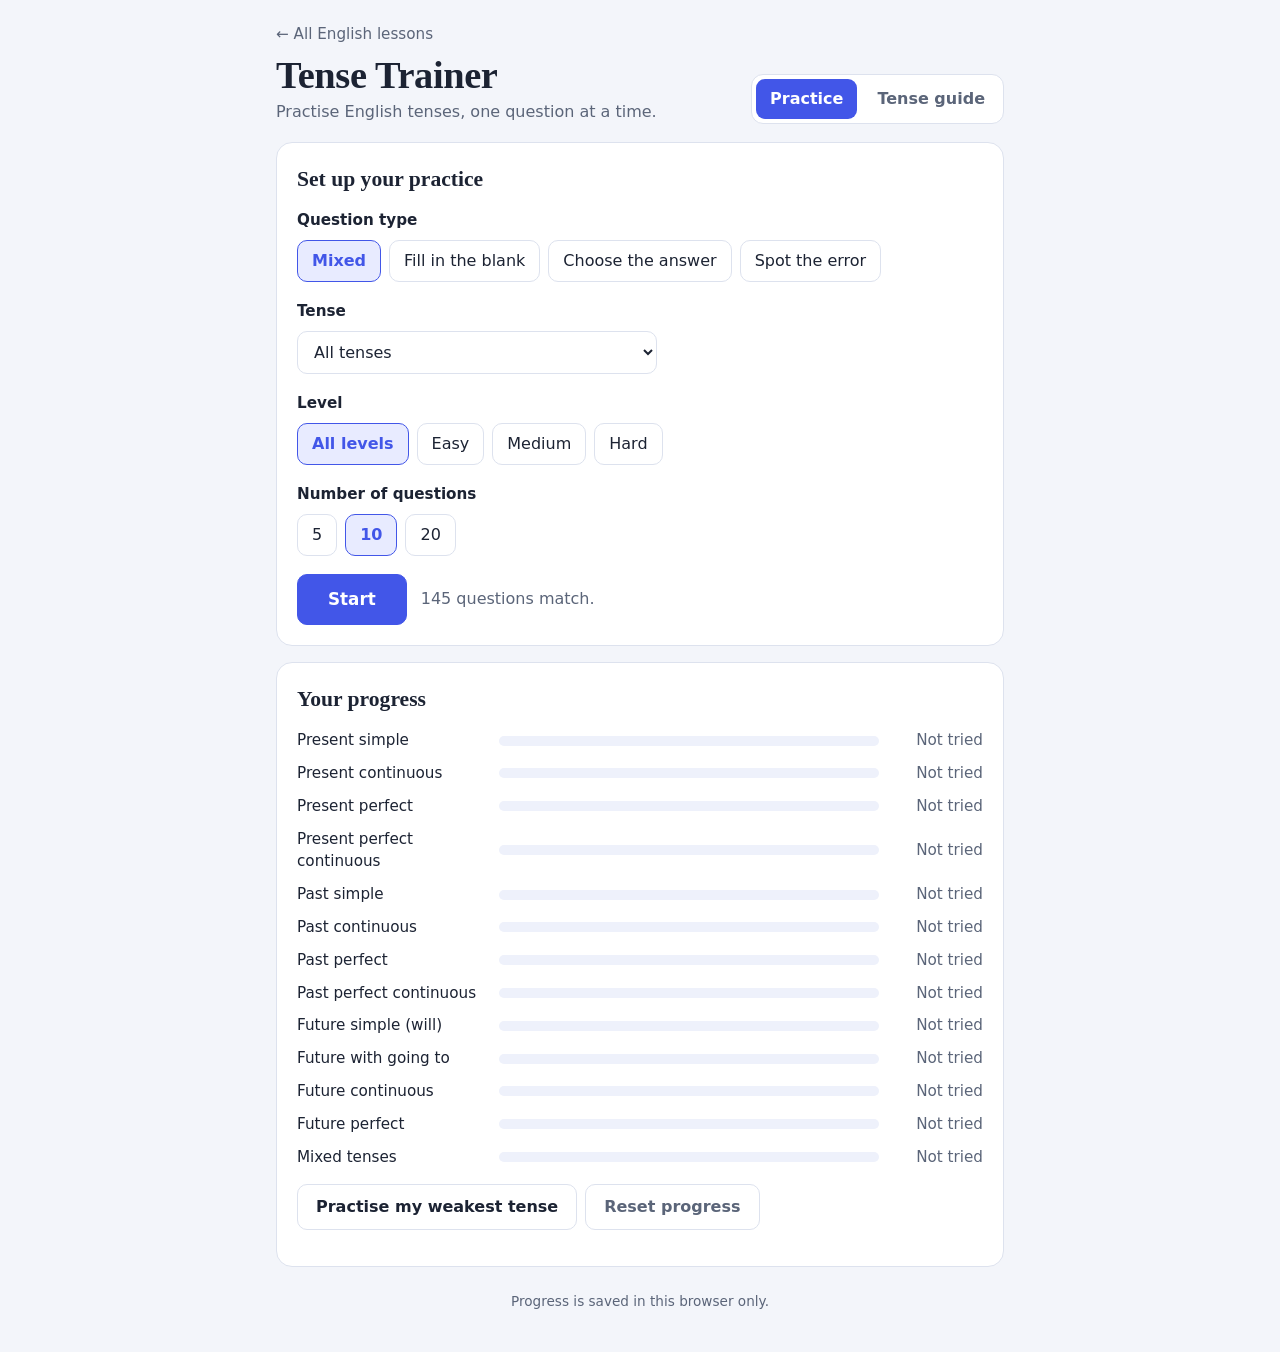
<file: index.html>
<!DOCTYPE html>
<html lang="en">
<head>
  <meta charset="UTF-8">
  <meta name="viewport" content="width=device-width, initial-scale=1">
  <title>Tense Trainer</title>
  <meta name="description" content="Practise English tenses with fill-in-the-blank, multiple choice and spot-the-error questions.">
  <link rel="icon" href="data:image/svg+xml,<svg xmlns='http://www.w3.org/2000/svg' viewBox='0 0 100 100'><text y='.9em' font-size='90'>✏️</text></svg>">
  <link rel="stylesheet" href="style.css">
</head>
<body>
  <div class="app">
    <header class="top">
      <div class="brand">
        <a class="back" href="../">&larr; All English lessons</a>
        <h1>Tense Trainer</h1>
        <p class="tag">Practise English tenses, one question at a time.</p>
      </div>
      <nav class="tabs" aria-label="Sections">
        <button type="button" id="tabPractice" class="tab" aria-pressed="true">Practice</button>
        <button type="button" id="tabGuide" class="tab" aria-pressed="false">Tense guide</button>
      </nav>
    </header>

    <main>
      <!-- Home / setup -->
      <section id="viewHome">
        <div class="card">
          <h2>Set up your practice</h2>

          <div class="field">
            <span class="label" id="lblType">Question type</span>
            <div class="seg" id="segType" role="group" aria-labelledby="lblType"></div>
          </div>

          <div class="field">
            <label class="label" for="tenseSelect">Tense</label>
            <select id="tenseSelect"></select>
          </div>

          <div class="field">
            <span class="label" id="lblLevel">Level</span>
            <div class="seg" id="segLevel" role="group" aria-labelledby="lblLevel"></div>
          </div>

          <div class="field">
            <span class="label" id="lblCount">Number of questions</span>
            <div class="seg" id="segCount" role="group" aria-labelledby="lblCount"></div>
          </div>

          <div class="start-row">
            <button type="button" id="startBtn" class="btn primary big">Start</button>
            <span id="matchInfo" class="muted" aria-live="polite"></span>
          </div>
        </div>

        <div class="card">
          <h2>Your progress</h2>
          <div id="progressList" class="progress-list"></div>
          <div class="row-actions">
            <button type="button" id="weakBtn" class="btn">Practise my weakest tense</button>
            <button type="button" id="resetBtn" class="btn quiet">Reset progress</button>
          </div>
          <p id="weakMsg" class="muted" aria-live="polite"></p>
        </div>
      </section>

      <!-- Quiz -->
      <section id="viewQuiz" hidden>
        <div class="quiz-bar">
          <span id="qCount" class="muted"></span>
          <span id="qScore" class="muted"></span>
          <button type="button" id="quitBtn" class="btn quiet small">End session</button>
        </div>
        <div class="meter" aria-hidden="true"><div id="meterFill" class="meter-fill"></div></div>

        <div class="card q-card" id="qCard">
          <p id="qType" class="q-type"></p>
          <div id="qBody"></div>
          <div id="feedback" class="feedback" aria-live="polite" hidden></div>
          <div class="q-actions">
            <button type="button" id="checkBtn" class="btn primary">Check</button>
            <button type="button" id="nextBtn" class="btn primary" hidden>Next</button>
          </div>
        </div>
      </section>

      <!-- Results -->
      <section id="viewResults" hidden>
        <div class="card">
          <h2>Session complete</h2>
          <p id="resScore" class="big-score"></p>
          <p id="resMsg" class="muted"></p>
          <div id="resBreakdown" class="breakdown"></div>
          <div class="row-actions">
            <button type="button" id="againBtn" class="btn primary">Practise again</button>
            <button type="button" id="retryBtn" class="btn">Retry my mistakes</button>
            <button type="button" id="homeBtn" class="btn quiet">Back to start</button>
          </div>
        </div>
        <div class="card" id="mistakesCard">
          <h2>Review your mistakes</h2>
          <div id="mistakes"></div>
        </div>
      </section>

      <!-- Guide -->
      <section id="viewGuide" hidden>
        <div class="card">
          <h2>Tense guide</h2>
          <p class="muted">Open a tense to see how it is formed, when to use it and the words that often go with it.</p>
          <div id="guideList"></div>
        </div>
      </section>
    </main>

    <footer class="foot">Progress is saved in this browser only.</footer>
  </div>

  <script src="data.js"></script>
  <script src="script.js"></script>
</body>
</html>
</file>
<file: style.css>
:root {
  color-scheme: light dark;
  --bg: #f3f5fa;
  --card: #ffffff;
  --ink: #1c2333;
  --muted: #5b6579;
  --line: #dde2ee;
  --accent: #4256e8;
  --accent-ink: #ffffff;
  --accent-soft: #e8ebff;
  --ok: #14794f;
  --ok-bg: #def4ea;
  --bad: #b8303c;
  --bad-bg: #fde6e8;
  --chip: #eef1fb;
}

@media (prefers-color-scheme: dark) {
  :root {
    --bg: #10131b;
    --card: #1a1f2b;
    --ink: #e8ebf3;
    --muted: #9aa4b8;
    --line: #2b3345;
    --accent: #8493ff;
    --accent-ink: #0e1220;
    --accent-soft: #252c4a;
    --ok: #52d7a0;
    --ok-bg: #12332a;
    --bad: #ff8a94;
    --bad-bg: #3a1b21;
    --chip: #232a3b;
  }
}

* { box-sizing: border-box; }
[hidden] { display: none !important; }

body {
  margin: 0;
  min-height: 100svh;
  background: var(--bg);
  color: var(--ink);
  font: 16px/1.5 system-ui, -apple-system, "Segoe UI", Roboto, sans-serif;
}

.app { max-width: 760px; margin: 0 auto; padding: 22px 16px 40px; }

h1, h2, h3, .qtext, .big-score {
  font-family: "Iowan Old Style", "Palatino Linotype", Palatino, Georgia, serif;
}
h1 { margin: 0; font-size: clamp(1.8rem, 6vw, 2.4rem); letter-spacing: -0.01em; line-height: 1.1; }
h2 { margin: 0 0 14px; font-size: 1.35rem; }
h3 { margin: 0; font-size: 1.05rem; }
.tag { margin: 4px 0 0; color: var(--muted); }
.back { display: inline-block; margin-bottom: 8px; color: var(--muted); text-decoration: none; font-size: 0.95rem; }
.back:hover { color: var(--accent); }
.muted { color: var(--muted); }

.top { display: flex; flex-wrap: wrap; align-items: flex-end; justify-content: space-between; gap: 14px; margin-bottom: 18px; }

.tabs { display: flex; gap: 6px; padding: 4px; border: 1px solid var(--line); border-radius: 12px; background: var(--card); }
.tab {
  padding: 8px 14px; border: 0; border-radius: 9px; background: transparent;
  color: var(--muted); font: inherit; font-weight: 600; cursor: pointer;
}
.tab[aria-pressed="true"] { background: var(--accent); color: var(--accent-ink); }

.card {
  margin-bottom: 16px;
  padding: 20px;
  background: var(--card);
  border: 1px solid var(--line);
  border-radius: 16px;
}

/* ---------- Buttons and inputs ---------- */
.btn {
  padding: 10px 18px; border: 1px solid var(--line); border-radius: 10px;
  background: var(--card); color: var(--ink); font: inherit; font-weight: 600; cursor: pointer;
}
.btn:hover { border-color: var(--accent); }
.btn.primary { background: var(--accent); border-color: var(--accent); color: var(--accent-ink); }
.btn.quiet { color: var(--muted); }
.btn.big { padding: 12px 30px; font-size: 1.05rem; }
.btn.small { padding: 6px 12px; font-size: 0.9rem; }
.btn:disabled { opacity: 0.5; cursor: not-allowed; }

button:focus-visible, select:focus-visible, input:focus-visible, summary:focus-visible {
  outline: 3px solid var(--accent);
  outline-offset: 2px;
}

.field { margin-bottom: 18px; }
.label { display: block; margin-bottom: 8px; font-weight: 600; font-size: 0.95rem; }

.seg { display: flex; flex-wrap: wrap; gap: 8px; }
.seg button {
  padding: 8px 14px; border: 1px solid var(--line); border-radius: 10px;
  background: var(--card); color: var(--ink); font: inherit; cursor: pointer;
}
.seg button:hover { border-color: var(--accent); }
.seg button[aria-pressed="true"] { background: var(--accent-soft); border-color: var(--accent); color: var(--accent); font-weight: 700; }

select {
  width: 100%; max-width: 360px; padding: 10px 12px;
  border: 1px solid var(--line); border-radius: 10px; background: var(--card); color: var(--ink); font: inherit;
}

.start-row { display: flex; flex-wrap: wrap; align-items: center; gap: 14px; margin-top: 6px; }
.row-actions { display: flex; flex-wrap: wrap; gap: 8px; margin-top: 16px; }

/* ---------- Progress ---------- */
.progress-list { display: grid; gap: 10px; }
.p-row { display: grid; grid-template-columns: minmax(0, 190px) 1fr 92px; gap: 12px; align-items: center; font-size: 0.95rem; }
.p-bar { height: 10px; background: var(--chip); border-radius: 999px; overflow: hidden; }
.p-fill { height: 100%; background: var(--accent); border-radius: 999px; }
.p-fill.good { background: var(--ok); }
.p-fill.low { background: var(--bad); }
.p-num { text-align: right; color: var(--muted); font-variant-numeric: tabular-nums; }

/* ---------- Quiz ---------- */
.quiz-bar { display: flex; align-items: center; gap: 16px; margin-bottom: 10px; }
.quiz-bar .btn { margin-left: auto; }
.meter { height: 8px; margin-bottom: 14px; background: var(--chip); border-radius: 999px; overflow: hidden; }
.meter-fill { height: 100%; width: 0; background: var(--accent); border-radius: 999px; transition: width 200ms; }

.q-type {
  display: inline-block; margin: 0 0 14px; padding: 3px 12px;
  background: var(--accent-soft); color: var(--accent); border-radius: 999px; font-size: 0.85rem; font-weight: 700;
}
.qtext { margin: 0 0 18px; font-size: clamp(1.25rem, 4.5vw, 1.6rem); line-height: 1.7; }
.instr { margin: 0 0 12px; color: var(--muted); font-size: 0.95rem; }

.blank {
  width: 11ch; min-width: 8ch; max-width: 100%; padding: 0 4px; margin: 0 4px;
  border: 0; border-bottom: 3px solid var(--accent); border-radius: 0;
  background: var(--accent-soft); color: var(--ink); font: inherit; text-align: center;
}
.blank:focus-visible { outline: none; border-bottom-color: var(--ink); }
.blank.ok { border-bottom-color: var(--ok); background: var(--ok-bg); color: var(--ok); }
.blank.bad { border-bottom-color: var(--bad); background: var(--bad-bg); color: var(--bad); }
.gap { display: inline-block; min-width: 4ch; border-bottom: 3px solid var(--accent); margin: 0 4px; }

.options { display: grid; gap: 10px; margin-bottom: 4px; }
.opt {
  display: flex; align-items: center; gap: 12px; width: 100%; padding: 12px 14px;
  border: 1px solid var(--line); border-radius: 12px; background: var(--card);
  color: var(--ink); font: inherit; font-size: 1.05rem; text-align: left; cursor: pointer;
}
.opt:hover:not(:disabled) { border-color: var(--accent); }
.opt .k {
  flex: none; display: grid; place-items: center; width: 28px; height: 28px;
  border-radius: 50%; background: var(--chip); font-size: 0.85rem; font-weight: 700;
}
.opt.ok { border-color: var(--ok); background: var(--ok-bg); }
.opt.bad { border-color: var(--bad); background: var(--bad-bg); }
.opt:disabled { cursor: default; }

.chips { display: flex; flex-wrap: wrap; gap: 8px; margin-bottom: 4px; font-family: "Iowan Old Style", "Palatino Linotype", Palatino, Georgia, serif; }
.chip {
  padding: 8px 12px; border: 2px dashed var(--line); border-radius: 10px;
  background: var(--card); color: var(--ink); font: inherit; font-size: 1.15rem; cursor: pointer;
}
.chip:hover:not(:disabled) { border-color: var(--accent); background: var(--accent-soft); }
.chip.ok { border: 2px solid var(--ok); background: var(--ok-bg); }
.chip.bad { border: 2px solid var(--bad); background: var(--bad-bg); }
.chip:disabled { cursor: default; }

.feedback { margin-top: 18px; padding: 14px 16px; border-radius: 12px; border-left: 5px solid var(--ok); background: var(--ok-bg); }
.feedback.wrong { border-left-color: var(--bad); background: var(--bad-bg); }
.feedback .status { margin: 0 0 6px; font-weight: 800; font-size: 1.05rem; color: var(--ok); }
.feedback.wrong .status { color: var(--bad); }
.feedback p { margin: 6px 0; }
.feedback .tense-chip { display: inline-block; margin-top: 6px; padding: 2px 10px; border-radius: 999px; background: var(--card); font-size: 0.85rem; font-weight: 600; }

.q-actions { display: flex; gap: 10px; margin-top: 18px; }

/* ---------- Results ---------- */
.big-score { margin: 0; font-size: 2.6rem; font-weight: 700; }
.breakdown { display: grid; gap: 6px; margin: 16px 0 4px; font-size: 0.95rem; }
.breakdown div { display: flex; justify-content: space-between; gap: 12px; padding: 6px 0; border-bottom: 1px solid var(--line); }
.mistake { padding: 14px 0; border-bottom: 1px solid var(--line); }
.mistake:last-child { border-bottom: 0; }
.mistake .m-type { margin: 0 0 4px; color: var(--muted); font-size: 0.85rem; font-weight: 600; }
.mistake .m-sentence { margin: 0 0 6px; font-family: "Iowan Old Style", "Palatino Linotype", Palatino, Georgia, serif; font-size: 1.15rem; }
.mistake p { margin: 4px 0; }
.mistake .yours { color: var(--bad); }

/* ---------- Guide ---------- */
.g-group { margin: 18px 0 8px; font-size: 0.85rem; font-weight: 800; letter-spacing: 0.08em; text-transform: uppercase; color: var(--muted); }
details.tense { margin-bottom: 8px; border: 1px solid var(--line); border-radius: 12px; background: var(--card); }
details.tense summary { padding: 12px 16px; font-weight: 700; cursor: pointer; list-style-position: inside; }
details.tense[open] summary { border-bottom: 1px solid var(--line); }
.t-body { padding: 4px 16px 16px; }
.t-body h4 { margin: 14px 0 6px; font-size: 0.8rem; font-weight: 800; letter-spacing: 0.06em; text-transform: uppercase; color: var(--muted); }
.t-body ul { margin: 0; padding-left: 20px; }
.t-body li { margin: 3px 0; }
.t-form { margin: 0; padding: 10px 14px; border-radius: 10px; background: var(--chip); }
.t-form div { margin: 2px 0; }
.signals { display: flex; flex-wrap: wrap; gap: 6px; }
.signals span { padding: 2px 10px; border-radius: 999px; background: var(--accent-soft); color: var(--accent); font-size: 0.9rem; }
.t-ex { font-family: "Iowan Old Style", "Palatino Linotype", Palatino, Georgia, serif; font-size: 1.05rem; }
.t-tip { margin: 12px 0 0; padding: 10px 14px; border-left: 4px solid var(--accent); background: var(--accent-soft); border-radius: 0 10px 10px 0; }
.t-body .btn { margin-top: 14px; }

.foot { margin-top: 24px; text-align: center; color: var(--muted); font-size: 0.85rem; }

@media (max-width: 560px) {
  .p-row { grid-template-columns: 1fr 70px; }
  .p-row .p-bar { grid-column: 1 / -1; grid-row: 2; }
  .card { padding: 16px; }
}

@media (prefers-reduced-motion: reduce) {
  .meter-fill { transition: none; }
}
</file>
